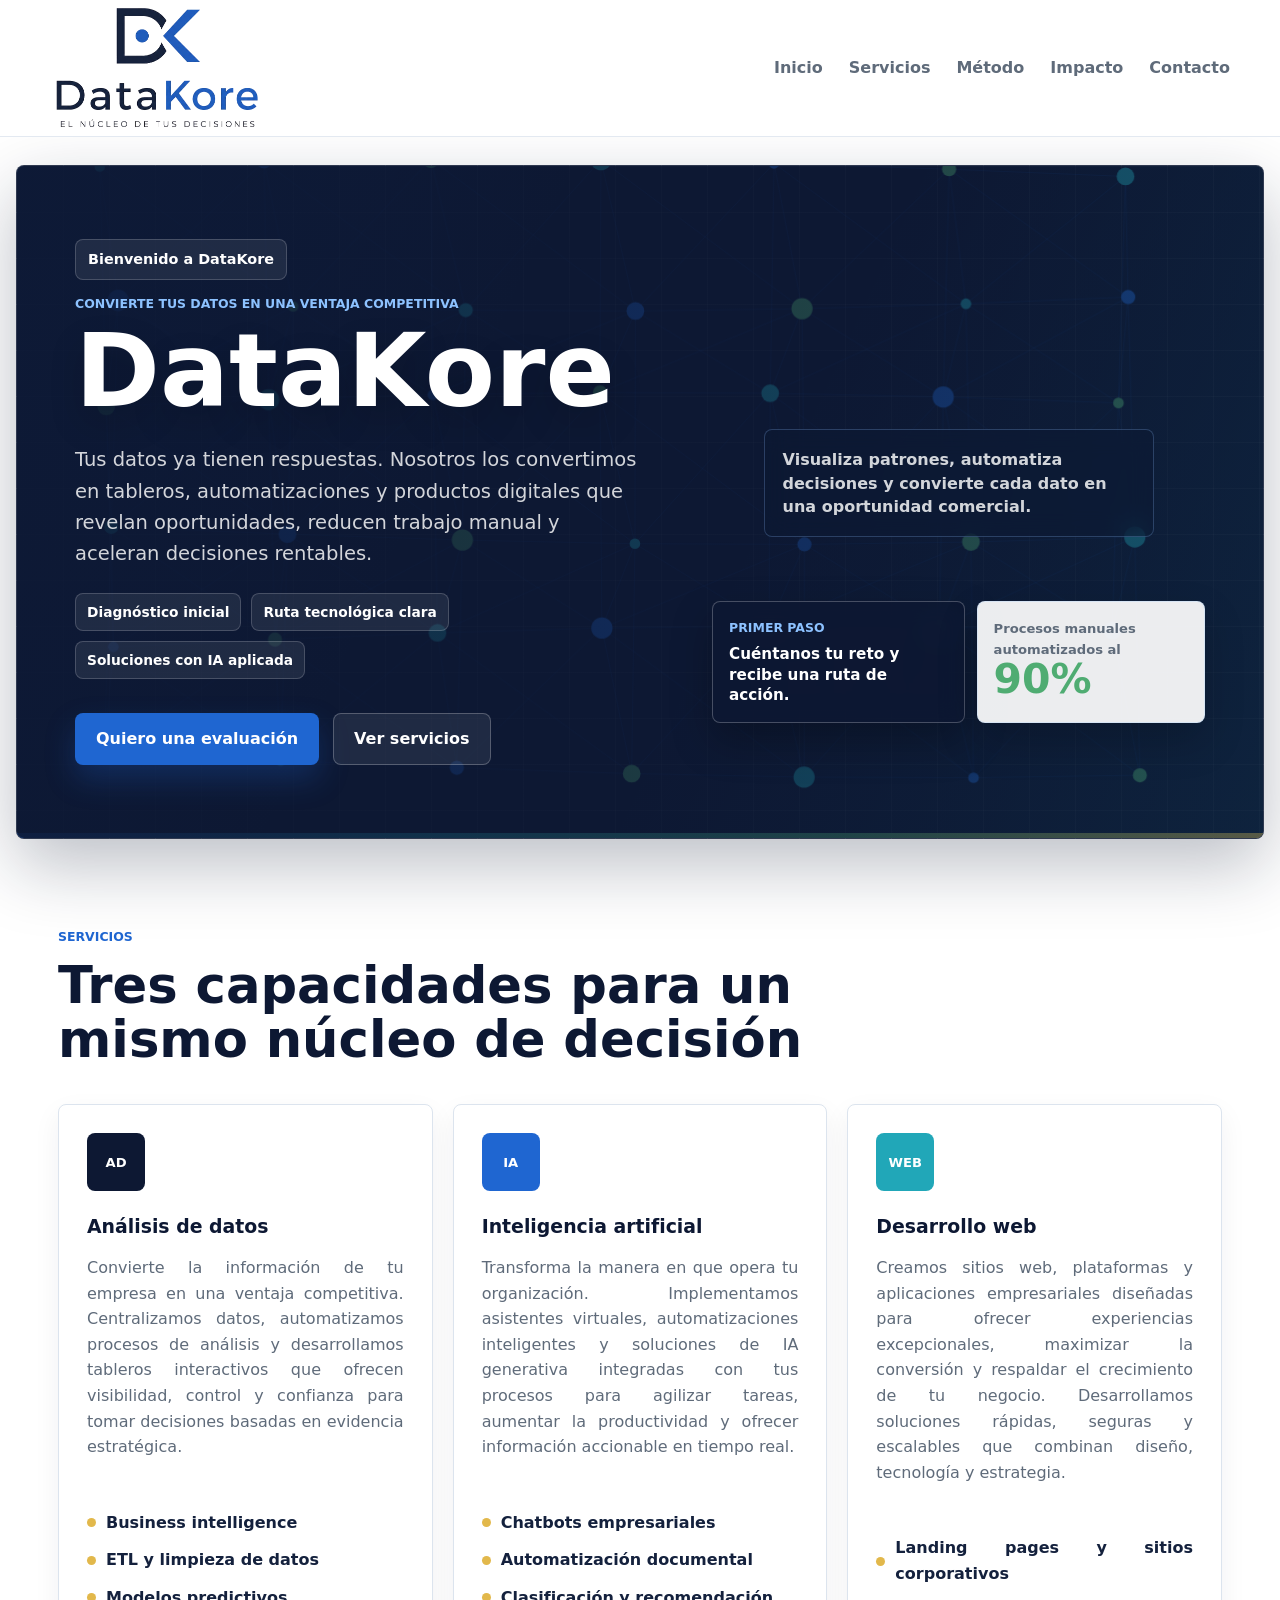
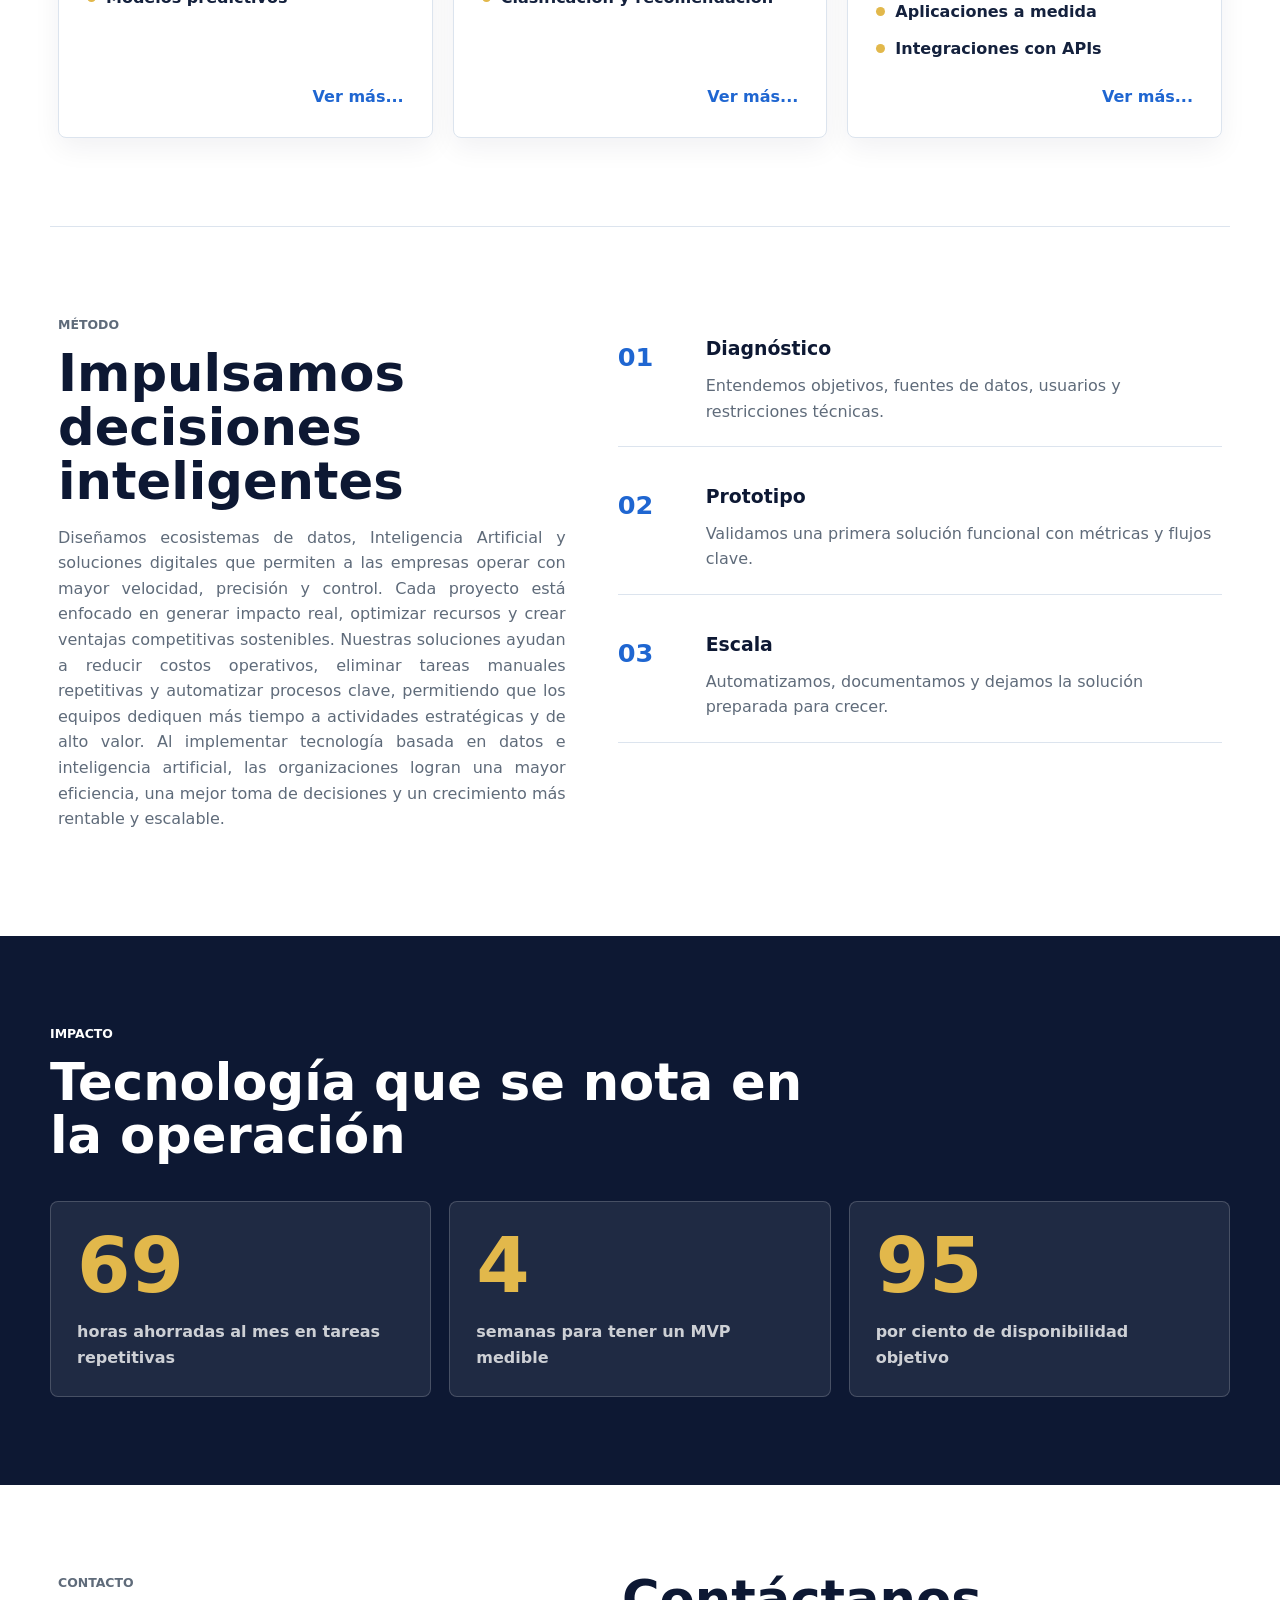
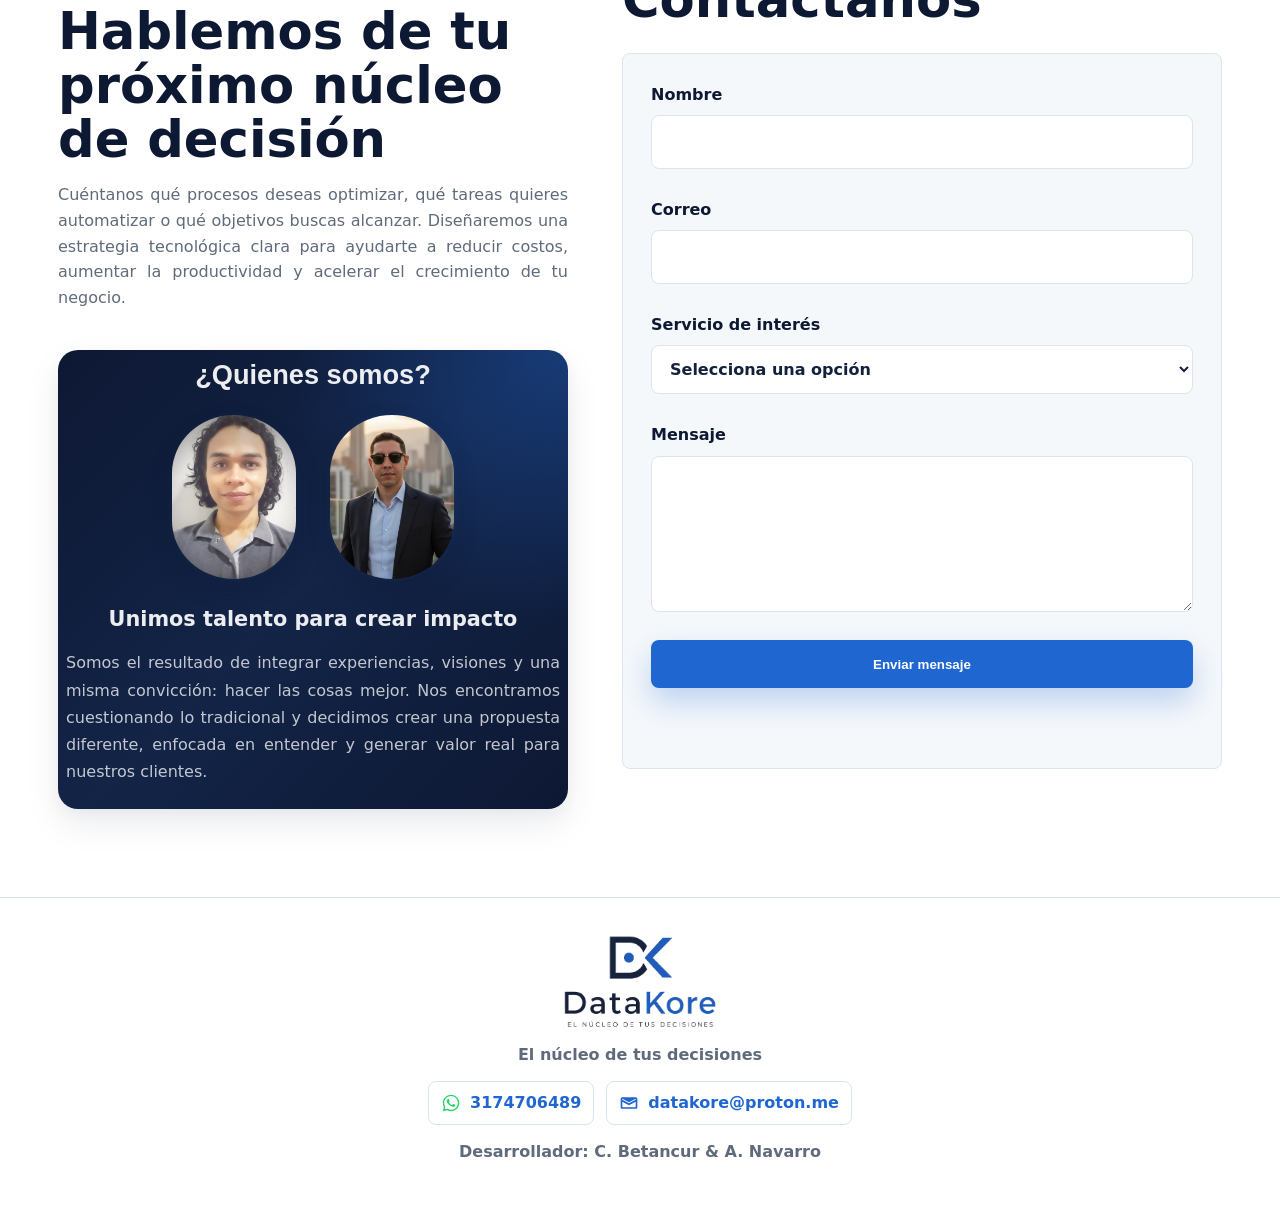
<file: index.html>
<!DOCTYPE html>
<html lang="es">
  <head>
    <meta charset="UTF-8" />
    <meta name="viewport" content="width=device-width, initial-scale=1.0" />
    <meta
      name="description"
      content="DataKore ofrece análisis de datos, desarrollo web e inteligencia artificial para convertir información en decisiones de negocio."
    />
    <title>DataKore</title>
    <link rel="icon" href="favicon.ico" sizes="any" />
    <link rel="icon" type="image/png" href="favicon.png" />
    <link rel="stylesheet" href="styles.css" />
  </head>
  <body>
    <header class="site-header" id="top">
      <nav class="nav" aria-label="Navegación principal">
        <a class="brand" href="#top" aria-label="DataKore inicio">
          <img src="datakore-logo-transparent.png" alt="DataKore" />
        </a>

        <button class="nav-toggle" type="button" aria-label="Abrir menú" aria-expanded="false">
          <span></span>
          <span></span>
          <span></span>
        </button>

        <div class="nav-links" data-nav-links>
          <a href="#top">Inicio</a>
          <a href="#servicios">Servicios</a>
          <a href="#metodo">Método</a>
          <a href="#impacto">Impacto</a>
          <a href="#contacto">Contacto</a>
        </div>
      </nav>
    </header>

    <main>
      <section class="hero" aria-labelledby="hero-title">
        <canvas id="dataCanvas" width="560" height="380" aria-hidden="true"></canvas>
        <div class="hero-content">
          <p class="welcome-line">Bienvenido a DataKore</p>
          <p class="eyebrow">Convierte tus datos en una ventaja competitiva</p>
          <h1 id="hero-title">DataKore</h1>
          <p class="hero-copy">
            Tus datos ya tienen respuestas. Nosotros los convertimos en tableros,
            automatizaciones y productos digitales que revelan oportunidades, reducen
            trabajo manual y aceleran decisiones rentables.
          </p>
          <div class="hero-benefits" aria-label="Beneficios principales">
            <span>Diagnóstico inicial</span>
            <span>Ruta tecnológica clara</span>
            <span>Soluciones con IA aplicada</span>
          </div>
          <div class="hero-actions">
            <a class="btn primary" href="#contacto">Quiero una evaluación</a>
            <a class="btn secondary" href="#servicios">Ver servicios</a>
          </div>
        </div>

        <div class="hero-visual" aria-label="Visualización dinámica de datos">
          <p class="hero-insight">
            Visualiza patrones, automatiza decisiones y convierte cada dato en una oportunidad comercial.
          </p>
          <div class="visual-cards" aria-label="Resumen de acción e impacto">
            <div class="lead-panel">
              <span>Primer paso</span>
              <strong>Cuéntanos tu reto y recibe una ruta de acción.</strong>
            </div>
            <div class="metric-panel">
              <span class="metric-label">Procesos manuales automatizados al</span>
              <strong class="metric-value">
                <span class="metric-number">90%</span>
              </strong>
            </div>
          </div>
        </div>
      </section>

      <section class="services section" id="servicios" aria-labelledby="services-title">
        <div class="section-heading">
          <p class="eyebrow">Servicios</p>
          <h2 id="services-title">Tres capacidades para un mismo núcleo de decisión</h2>
        </div>

        <div class="service-grid">
          <article class="service-card">
            <span class="service-icon">AD</span>
            <h3>Análisis de datos</h3>
            <p>
              Convierte la información de tu empresa en una ventaja competitiva. 
              Centralizamos datos, automatizamos procesos de análisis y desarrollamos 
              tableros interactivos que ofrecen visibilidad, control y confianza para 
              tomar decisiones basadas en evidencia estratégica.
            </p>
            <ul>
              <li>Business intelligence</li>
              <li>ETL y limpieza de datos</li>
              <li>Modelos predictivos</li>
            </ul>
            <a class="service-more" href="data-analysis.html">Ver más...</a>
          </article>

          <article class="service-card">
            <span class="service-icon">IA</span>
            <h3>Inteligencia artificial</h3>
            <p>
              Transforma la manera en que opera tu organización. Implementamos asistentes 
              virtuales, automatizaciones inteligentes y soluciones de IA generativa integradas 
              con tus procesos para agilizar tareas, aumentar la productividad y ofrecer información 
              accionable en tiempo real.

            </p>
            <ul>
              <li>Chatbots empresariales</li>
              <li>Automatización documental</li>
              <li>Clasificación y recomendación</li>
            </ul>
            <a class="service-more" href="ai-agent.html">Ver más...</a>
          </article>

          <article class="service-card">
            <span class="service-icon">WEB</span>
            <h3>Desarrollo web</h3>
            <p>
              Creamos sitios web, plataformas y aplicaciones empresariales diseñadas para ofrecer experiencias 
              excepcionales, maximizar la conversión y respaldar el crecimiento de tu negocio. Desarrollamos 
              soluciones rápidas, seguras y escalables que combinan diseño, tecnología y estrategia.
            </p>
            <ul>
              <li>Landing pages y sitios corporativos</li>
              <li>Aplicaciones a medida</li>
              <li>Integraciones con APIs</li>
            </ul>
            <a class="service-more" href="web-development.html">Ver más...</a>
          </article>
        </div>
      </section>

      <section class="method section" id="metodo" aria-labelledby="method-title">
        <div class="method-copy">
          <p class="eyebrow">Método</p>
          <h2 id="method-title">Impulsamos decisiones inteligentes</h2>
          <p>
            Diseñamos ecosistemas de datos, Inteligencia Artificial y soluciones digitales que 
            permiten a las empresas operar con mayor velocidad, precisión y control. Cada proyecto 
            está enfocado en generar impacto real, optimizar recursos y crear ventajas competitivas 
            sostenibles. Nuestras soluciones ayudan a reducir costos operativos, eliminar tareas 
            manuales repetitivas y automatizar procesos clave, permitiendo que los equipos dediquen 
            más tiempo a actividades estratégicas y de alto valor. Al implementar tecnología basada 
            en datos e inteligencia artificial, las organizaciones logran una mayor eficiencia, una 
            mejor toma de decisiones y un crecimiento más rentable y escalable.
          </p>
        </div>

        <div class="timeline">
          <article>
            <span>01</span>
            <h3>Diagnóstico</h3>
            <p>Entendemos objetivos, fuentes de datos, usuarios y restricciones técnicas.</p>
          </article>
          <article>
            <span>02</span>
            <h3>Prototipo</h3>
            <p>Validamos una primera solución funcional con métricas y flujos clave.</p>
          </article>
          <article>
            <span>03</span>
            <h3>Escala</h3>
            <p>Automatizamos, documentamos y dejamos la solución preparada para crecer.</p>
          </article>
        </div>
      </section>

      <section class="impact section" id="impacto" aria-labelledby="impact-title">
        <div class="section-heading">
          <p class="eyebrow">Impacto</p>
          <h2 id="impact-title">Tecnología que se nota en la operación</h2>
        </div>

        <div class="impact-grid">
          <article>
            <strong data-count="72">0</strong>
            <span>horas ahorradas al mes en tareas repetitivas</span>
          </article>
          <article>
            <strong data-count="4">0</strong>
            <span>semanas para tener un MVP medible</span>
          </article>
          <article>
            <strong data-count="99">0</strong>
            <span>por ciento de disponibilidad objetivo</span>
          </article>
        </div>
      </section>

      <section class="contact section" id="contacto" aria-labelledby="contact-title">
        <div class="contact-copy">
          <p class="eyebrow">Contacto</p>
          <h2 id="contact-title">Hablemos de tu próximo núcleo de decisión</h2>
          <p>
            Cuéntanos qué procesos deseas optimizar, qué tareas quieres automatizar 
            o qué objetivos buscas alcanzar. Diseñaremos una estrategia tecnológica 
            clara para ayudarte a reducir costos, aumentar la productividad y acelerar 
            el crecimiento de tu negocio.
          </p>
        <div class="founder-card">

          <!-- HEADER -->
          <div class="team-header">
            <button class="team-title-btn" onclick="showProfile('general')">
              ¿Quienes somos?
            </button>
          </div>

          <!-- FOTOS -->
          <div class="founder-selector">

            <img
              src="foto.jpeg"
              class="founder-photo"
              data-user="carlos"
              onclick="showProfile('carlos')"
              alt="Carlos Betancur"
            />

            <img
              src="foto_alex.png"
              class="founder-photo"
              data-user="alex"
              onclick="showProfile('alex')"
              alt="Alex"
            />

          </div>

          <!-- CONTENIDO -->
          <div class="profile-container">

            <div class="profile-face active" id="general">
              <h3>Unimos talento para crear impacto</h3>
              <p>
                Somos el resultado de integrar experiencias, visiones y una misma convicción: hacer las cosas mejor. 
                Nos encontramos cuestionando lo tradicional y decidimos crear una propuesta diferente, 
                enfocada en entender y generar valor real para nuestros clientes.
              </p>
            </div>

            <div class="profile-face" id="carlos">
              <h3>Carlos Betancur</h3>
              <p>
                Especialista en datos con más de 5 años de experiencia en analítica, automatización e inteligencia 
                artificial, creando soluciones que convierten la información en decisiones estratégicas y generan 
                valor real para las compañías.
              </p>
            </div>

            <div class="profile-face" id="alex">
              <h3>Alexander Navarro</h3>
              <p>
                Administrador de empresas y Magíster en estrategias comerciales apasionado por la tecnología, 
                enfocado en integrar visión de negocio e innovación digital para desarrollar soluciones que generen valor, 
                eficiencia y crecimiento sostenible en las organizaciones.
              </p>
            </div>

          </div>

        </div>
    </div>
      <section>
        <h2 id="contact-title-two">Contáctanos</h2><br>
        <form class="contact-form" id="contactForm" novalidate>
          <label>
            Nombre
            <input type="text" name="name" autocomplete="name" required />
          </label>
          <label>
            Correo
            <input type="email" name="email" autocomplete="email" required />
          </label>
          <label>
            Servicio de interés
            <select name="service" required>
              <option value="">Selecciona una opción</option>
              <option>Análisis de datos</option>
              <option>Desarrollo web</option>
              <option>Inteligencia artificial</option>
              <option>Solución integral</option>
            </select>
          </label>
          <label>
            Mensaje
            <textarea name="message" rows="5" required></textarea>
          </label>
          <button class="btn primary" type="submit">Enviar mensaje</button>
          <p class="form-status" role="status" aria-live="polite"></p>
        </form>
      </section>
    </main>

    <footer class="footer">
      <img src="datakore-logo-transparent.png" alt="DataKore" />
      <p>El núcleo de tus decisiones</p>
      <div class="footer-contact" aria-label="Datos de contacto">
        <a href="https://wa.me/573174706489" target="_blank" rel="noopener">
          <svg viewBox="0 0 24 24" aria-hidden="true">
            <path d="M12.04 2C6.58 2 2.13 6.45 2.13 11.91c0 1.75.46 3.45 1.33 4.95L2 22l5.28-1.39a9.88 9.88 0 0 0 4.76 1.21h.01c5.46 0 9.91-4.45 9.91-9.91S17.5 2 12.04 2Zm0 18.14h-.01a8.2 8.2 0 0 1-4.18-1.14l-.3-.18-3.13.82.84-3.05-.2-.31a8.15 8.15 0 0 1-1.25-4.36c0-4.53 3.69-8.22 8.23-8.22 2.2 0 4.26.86 5.81 2.41a8.17 8.17 0 0 1 2.41 5.81c0 4.53-3.69 8.22-8.22 8.22Zm4.51-6.15c-.25-.12-1.46-.72-1.69-.8-.23-.08-.4-.12-.57.12-.17.25-.65.8-.8.97-.15.17-.29.19-.54.06-.25-.12-1.04-.38-1.98-1.22-.73-.65-1.23-1.46-1.37-1.7-.14-.25-.02-.38.11-.5.11-.11.25-.29.37-.43.12-.14.17-.25.25-.41.08-.17.04-.31-.02-.43-.06-.12-.57-1.37-.78-1.88-.2-.49-.41-.42-.57-.43h-.49c-.17 0-.43.06-.66.31-.23.25-.87.85-.87 2.07s.89 2.4 1.02 2.57c.12.17 1.75 2.67 4.24 3.74.59.26 1.05.41 1.41.52.59.19 1.13.16 1.56.1.48-.07 1.46-.6 1.67-1.18.21-.58.21-1.08.14-1.18-.06-.1-.23-.16-.48-.28Z" />
          </svg>
          3174706489
        </a>
        <a href="mailto:datakore@proton.me">
          <svg viewBox="0 0 24 24" aria-hidden="true">
            <path d="M4 5h16c1.1 0 2 .9 2 2v10c0 1.1-.9 2-2 2H4c-1.1 0-2-.9-2-2V7c0-1.1.9-2 2-2Zm8 7.35L20 8.2V7l-8 4.15L4 7v1.2l8 4.15Zm0 2.25L4 10.45V17h16v-6.55l-8 4.15Z" />
          </svg>
          datakore@proton.me
        </a>
      </div>
      <p>Desarrollador: C. Betancur & A. Navarro</p>
    </footer>

    <script src="script.js"></script>
  </body>
</html>
</file>
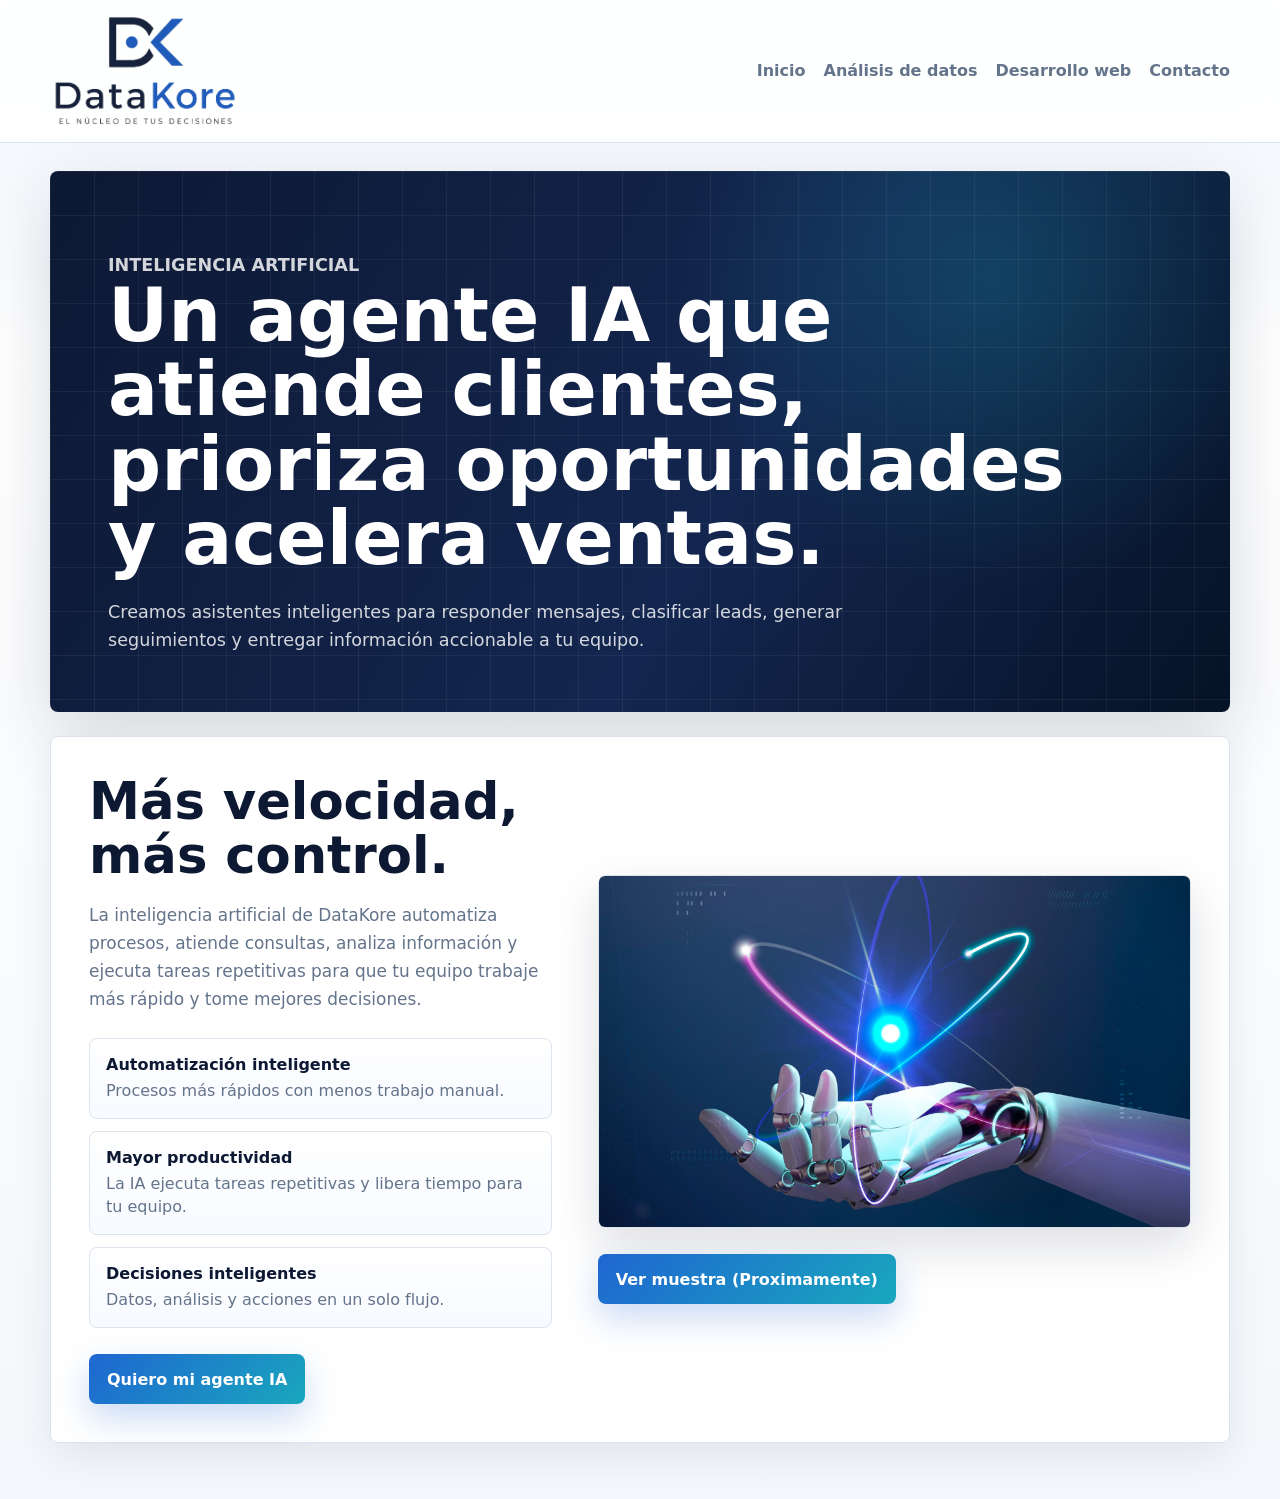
<file: ai-agent.html>
<!DOCTYPE html>
<html lang="es">
  <head>
    <meta charset="UTF-8" />
    <meta name="viewport" content="width=device-width, initial-scale=1.0" />
    <title>DataKore</title>
    <link rel="icon" href="favicon.ico" sizes="any" />
    <link rel="icon" type="image/png" href="favicon.png" />
    <link rel="stylesheet" href="service-page.css" />
  </head>
  <body>
    <header class="page-header">
      <a class="brand" href="index.html"><img src="datakore-logo-transparent.png" alt="DataKore" /></a>
      <nav>
        <a href="index.html">Inicio</a>
        <a href="data-analysis.html">Análisis de datos</a>
        <a href="web-development.html">Desarrollo web</a>
        <a href="index.html#contacto">Contacto</a>
      </nav>
    </header>
    <main class="service-page">
      <section class="service-hero">
        <p class="eyebrow">Inteligencia artificial</p>
        <h1>Un agente IA que atiende clientes, prioriza oportunidades y acelera ventas.</h1>
        <p>
          Creamos asistentes inteligentes para responder mensajes, clasificar leads,
          generar seguimientos y entregar información accionable a tu equipo.
        </p>
      </section>
      <section class="service-content">
        <div class="copy">
          <h2>Más velocidad, más control.</h2>
          <p>
            La inteligencia artificial de DataKore automatiza procesos, atiende consultas, 
            analiza información y ejecuta tareas repetitivas para que tu equipo trabaje más rápido y tome mejores decisiones.
          </p>
          <div class="gain-grid">
            <article><strong>Automatización inteligente</strong><span>Procesos más rápidos con menos trabajo manual.</span></article>
            <article><strong>Mayor productividad</strong><span>La IA ejecuta tareas repetitivas y libera tiempo para tu equipo.</span></article>
            <article><strong>Decisiones inteligentes</strong><span>Datos, análisis y acciones en un solo flujo.</span></article>
          </div>
          <a class="cta" href="index.html#contacto">Quiero mi agente IA</a>
        </div>
        <div class="media-block">

          <div class="image-frame">
            <img
              src="portada_IA.png"
              alt="Portada IA"
            />
          </div>

          <div class="btn-muestra">
            <a
              class="cta image-cta"

              target="_blank"
              rel="noopener noreferrer"
            >
              Ver muestra (Proximamente)
            </a>
          </div>

        </div>
      </section>
    </main>
  </body>
</html>
</file>
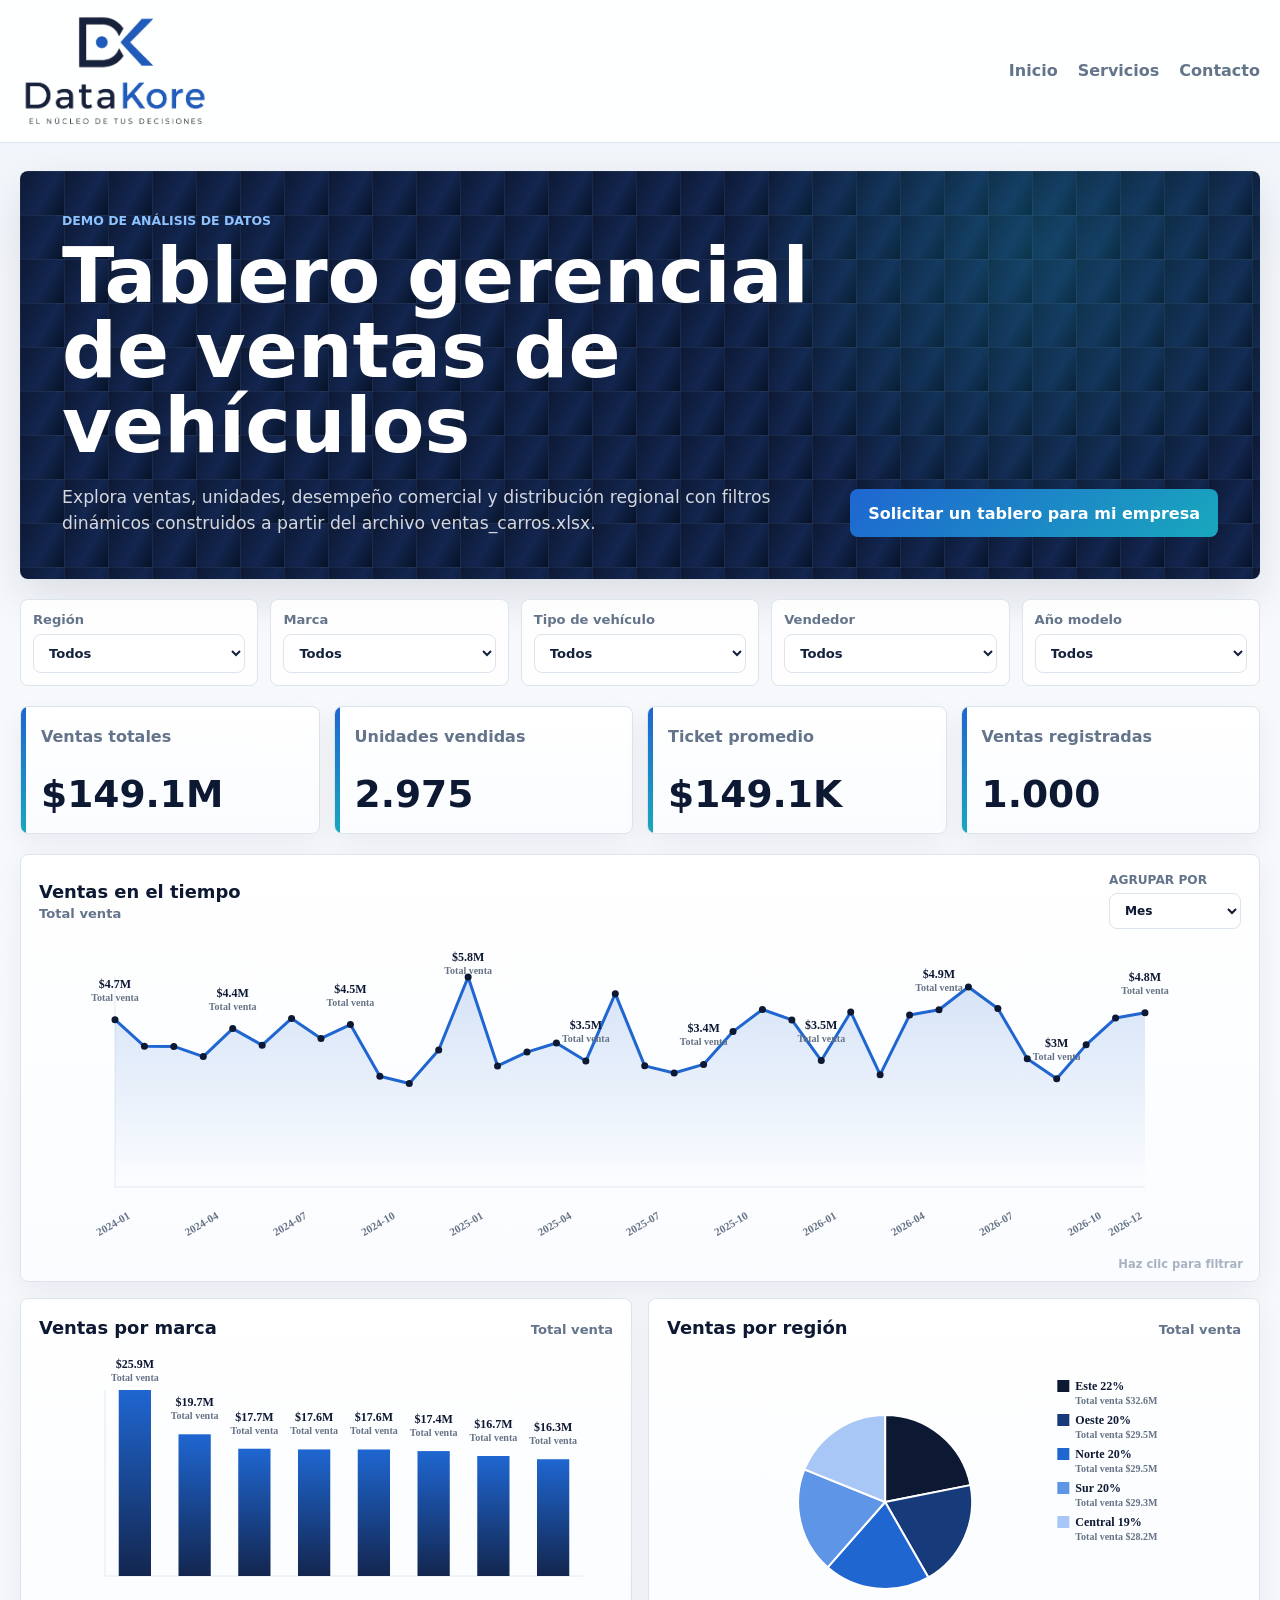
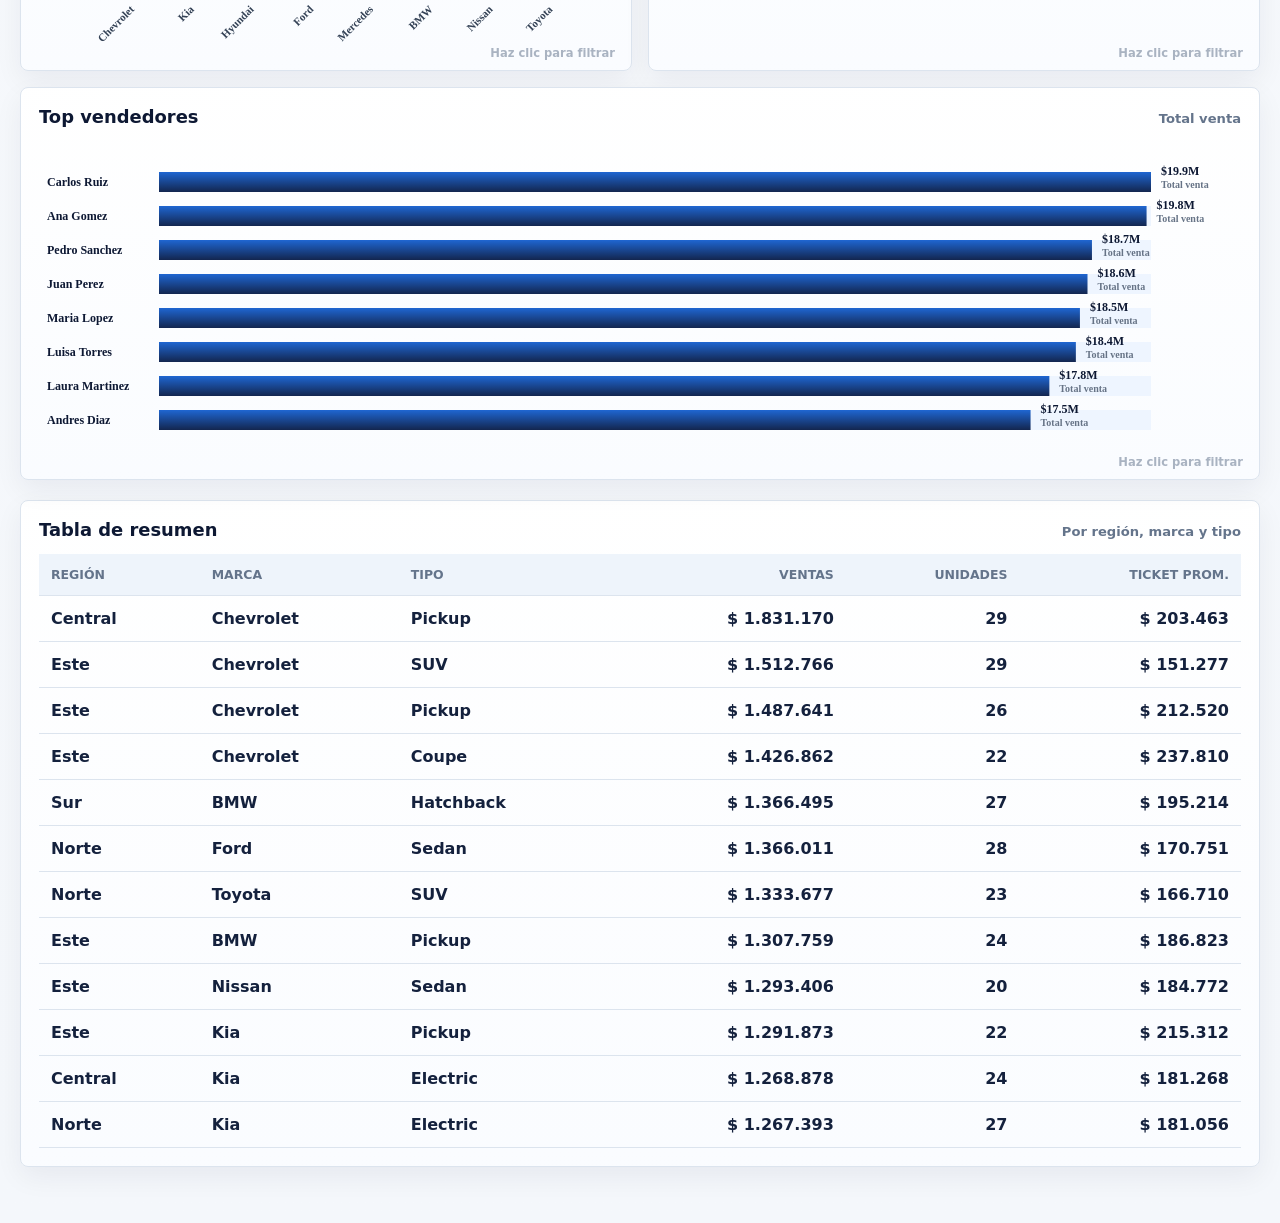
<file: dashboard.html>
<!DOCTYPE html>
<html lang="es">
  <head>
    <meta charset="UTF-8" />
    <meta name="viewport" content="width=device-width, initial-scale=1.0" />
    <title>DataKore | Tablero gerencial de ventas</title>
    <link rel="icon" href="favicon.ico" sizes="any" />
    <link rel="icon" type="image/png" href="favicon.png" />
    <link rel="stylesheet" href="dashboard.css" />
  </head>
  <body>
    <header class="dashboard-header">
      <a class="brand" href="index.html" aria-label="Volver a DataKore">
        <img src="datakore-logo-transparent.png" alt="DataKore" />
      </a>
      <nav>
        <a href="index.html">Inicio</a>
        <a href="index.html#servicios">Servicios</a>
        <a href="index.html#contacto">Contacto</a>
      </nav>
    </header>

    <main class="dashboard">
      <section class="dashboard-hero">
        <div>
          <p class="eyebrow">Demo de análisis de datos</p>
          <h1>Tablero gerencial de ventas de vehículos</h1>
          <p>
            Explora ventas, unidades, desempeño comercial y distribución regional con
            filtros dinámicos construidos a partir del archivo ventas_carros.xlsx.
          </p>
        </div>
        <a class="whatsapp-cta" href="https://wa.me/573207712588" target="_blank" rel="noopener">
          Solicitar un tablero para mi empresa
        </a>
      </section>

      <section class="filters" aria-label="Filtros del tablero">
        <label>
          Región
          <select id="filterRegion"></select>
        </label>
        <label>
          Marca
          <select id="filterMarca"></select>
        </label>
        <label>
          Tipo de vehículo
          <select id="filterTipo"></select>
        </label>
        <label>
          Vendedor
          <select id="filterVendedor"></select>
        </label>
        <label>
          Año modelo
          <select id="filterModelo"></select>
        </label>
      </section>

      <section class="kpis" aria-label="Métricas principales">
        <article class="kpi-card">
          <span>Ventas totales</span>
          <strong id="kpiSales">$0</strong>
        </article>
        <article class="kpi-card">
          <span>Unidades vendidas</span>
          <strong id="kpiUnits">0</strong>
        </article>
        <article class="kpi-card">
          <span>Ticket promedio</span>
          <strong id="kpiTicket">$0</strong>
        </article>
        <article class="kpi-card">
          <span>Ventas registradas</span>
          <strong id="kpiOrders">0</strong>
        </article>
      </section>

      <section class="chart-grid" aria-label="Gráficos del tablero">
        <article class="chart-panel wide">
          <div class="panel-heading chart-heading-with-control">
            <div>
              <h2>Ventas en el tiempo</h2>
              <span>Total venta</span>
            </div>
            <label class="time-control">
              Agrupar por
              <select id="timeGrain">
                <option value="year">Año</option>
                <option value="month" selected>Mes</option>
                <option value="day">Día</option>
              </select>
            </label>
          </div>
          <canvas id="lineChart"></canvas>
        </article>

        <article class="chart-panel">
          <div class="panel-heading">
            <h2>Ventas por marca</h2>
            <span>Total venta</span>
          </div>
          <canvas id="brandChart"></canvas>
        </article>

        <article class="chart-panel">
          <div class="panel-heading">
            <h2>Ventas por región</h2>
            <span>Total venta</span>
          </div>
          <canvas id="pieChart"></canvas>
        </article>

        <article class="chart-panel wide">
          <div class="panel-heading">
            <h2>Top vendedores</h2>
            <span>Total venta</span>
          </div>
          <canvas id="sellerChart"></canvas>
        </article>
      </section>

      <section class="summary-panel">
        <div class="panel-heading">
          <h2>Tabla de resumen</h2>
          <span>Por región, marca y tipo</span>
        </div>
        <div class="table-wrap">
          <table>
            <thead>
              <tr>
                <th>Región</th>
                <th>Marca</th>
                <th>Tipo</th>
                <th>Ventas</th>
                <th>Unidades</th>
                <th>Ticket prom.</th>
              </tr>
            </thead>
            <tbody id="summaryBody"></tbody>
          </table>
        </div>
      </section>
    </main>

    <script src="dashboard-data.js"></script>
    <script src="dashboard.js"></script>
  </body>
</html>
</file>
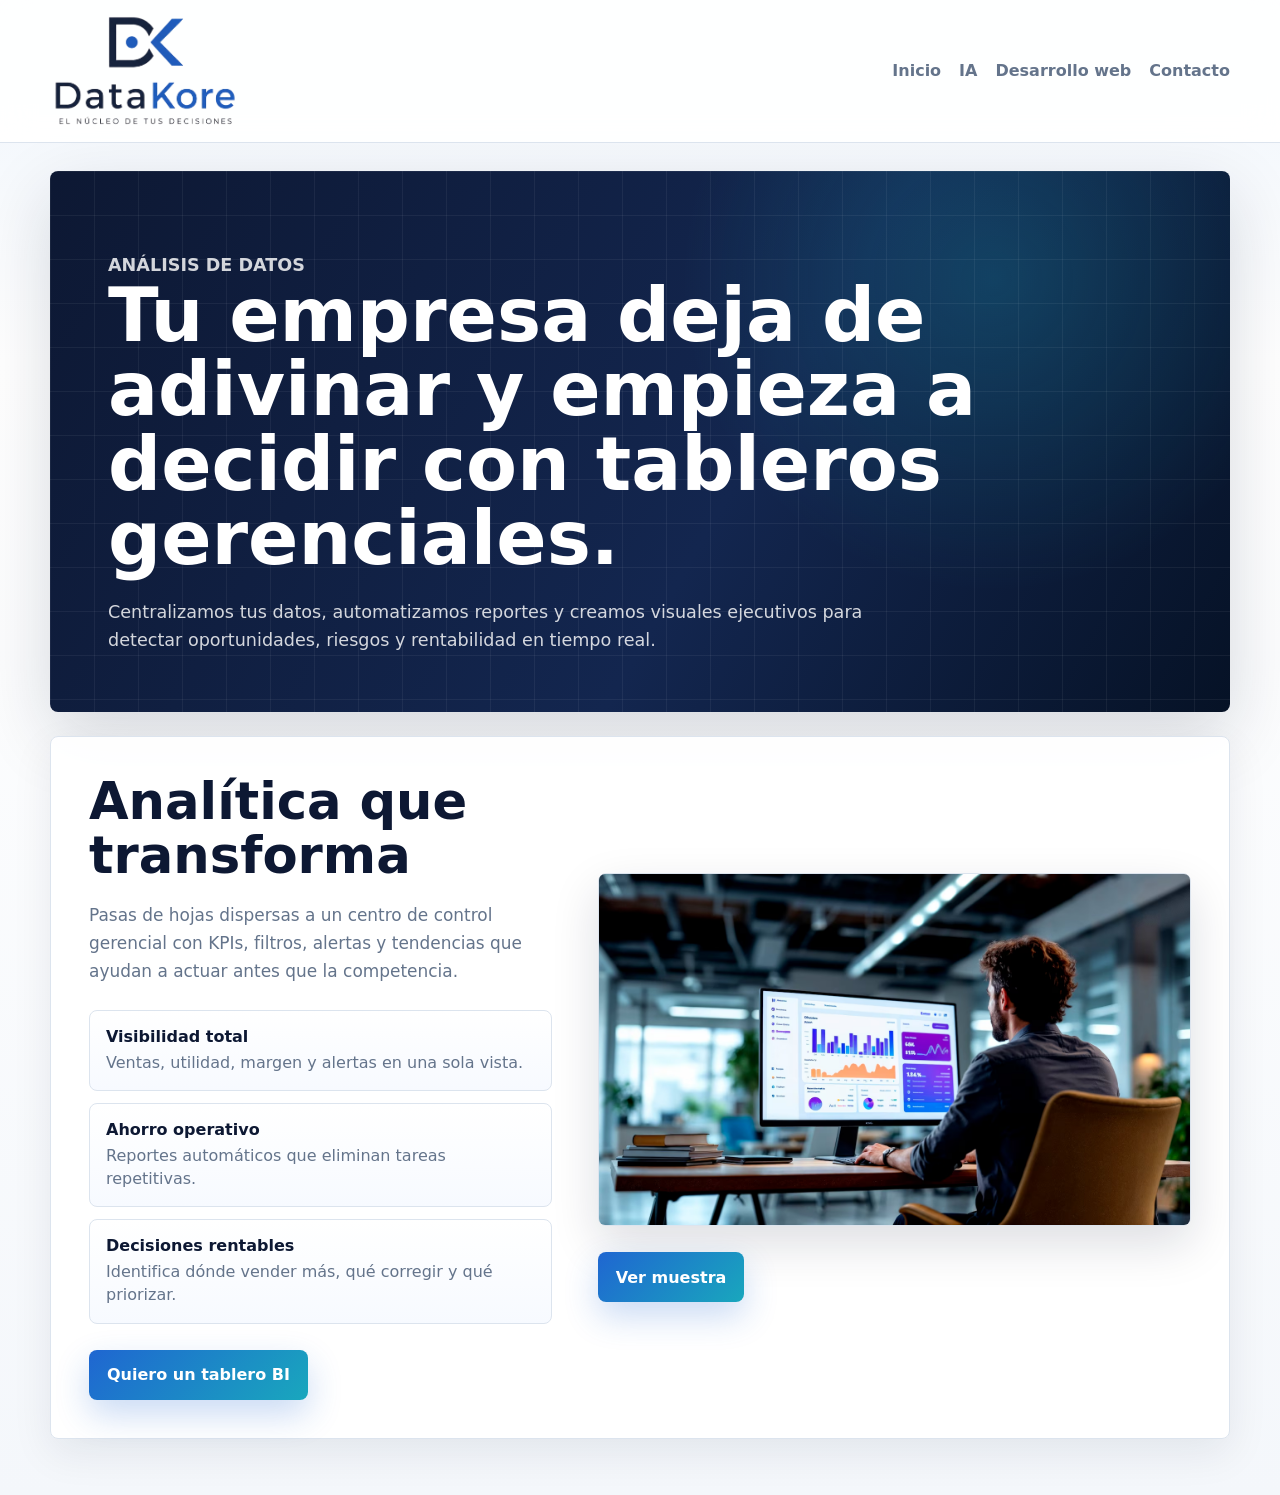
<file: data-analysis.html>
<!DOCTYPE html>
<html lang="es">
  <head>
    <meta charset="UTF-8" />
    <meta name="viewport" content="width=device-width, initial-scale=1.0" />
    <title>DataKore</title>

    <link rel="icon" href="favicon.ico" sizes="any" />
    <link rel="icon" type="image/png" href="favicon.png" />
    <link rel="stylesheet" href="service-page.css" />
  </head>

  <body>
    <header class="page-header">
      <a class="brand" href="index.html">
        <img src="datakore-logo-transparent.png" alt="DataKore" />
      </a>

      <nav>
        <a href="index.html">Inicio</a>
        <a href="ai-agent.html">IA</a>
        <a href="web-development.html">Desarrollo web</a>
        <a href="index.html#contacto">Contacto</a>
      </nav>
    </header>

    <main class="service-page">

      <section class="service-hero">
        <p class="eyebrow">Análisis de datos</p>
        <h1>
          Tu empresa deja de adivinar y empieza a decidir con tableros gerenciales.
        </h1>
        <p>
          Centralizamos tus datos, automatizamos reportes y creamos visuales ejecutivos para
          detectar oportunidades, riesgos y rentabilidad en tiempo real.
        </p>
      </section>

      <section class="service-content">

        <div class="copy">
          <h2>Analítica que transforma</h2>
          <p>
            Pasas de hojas dispersas a un centro de control gerencial con KPIs, filtros,
            alertas y tendencias que ayudan a actuar antes que la competencia.
          </p>

          <div class="gain-grid">
            <article>
              <strong>Visibilidad total</strong>
              <span>Ventas, utilidad, margen y alertas en una sola vista.</span>
            </article>

            <article>
              <strong>Ahorro operativo</strong>
              <span>Reportes automáticos que eliminan tareas repetitivas.</span>
            </article>

            <article>
              <strong>Decisiones rentables</strong>
              <span>Identifica dónde vender más, qué corregir y qué priorizar.</span>
            </article>
          </div>

          <a class="cta" href="index.html#contacto">Quiero un tablero BI</a>
        </div>

        <!-- BLOQUE DERECHO -->
        <div class="media-block">

          <div class="image-frame">
            <img
              src="dashboard_portada.png"
              alt="Dashboard gerencial DataKore con logo DK, métricas, filtros y alertas"
            />
          </div>

          <div class="btn-muestra">
            <a
              class="cta image-cta"
              href="https://datakoretech.github.io/dashboard/"
              target="_blank"
              rel="noopener noreferrer"
            >
              Ver muestra
            </a>
          </div>

        </div>

      </section>
    </main>
  </body>
</html>
</file>
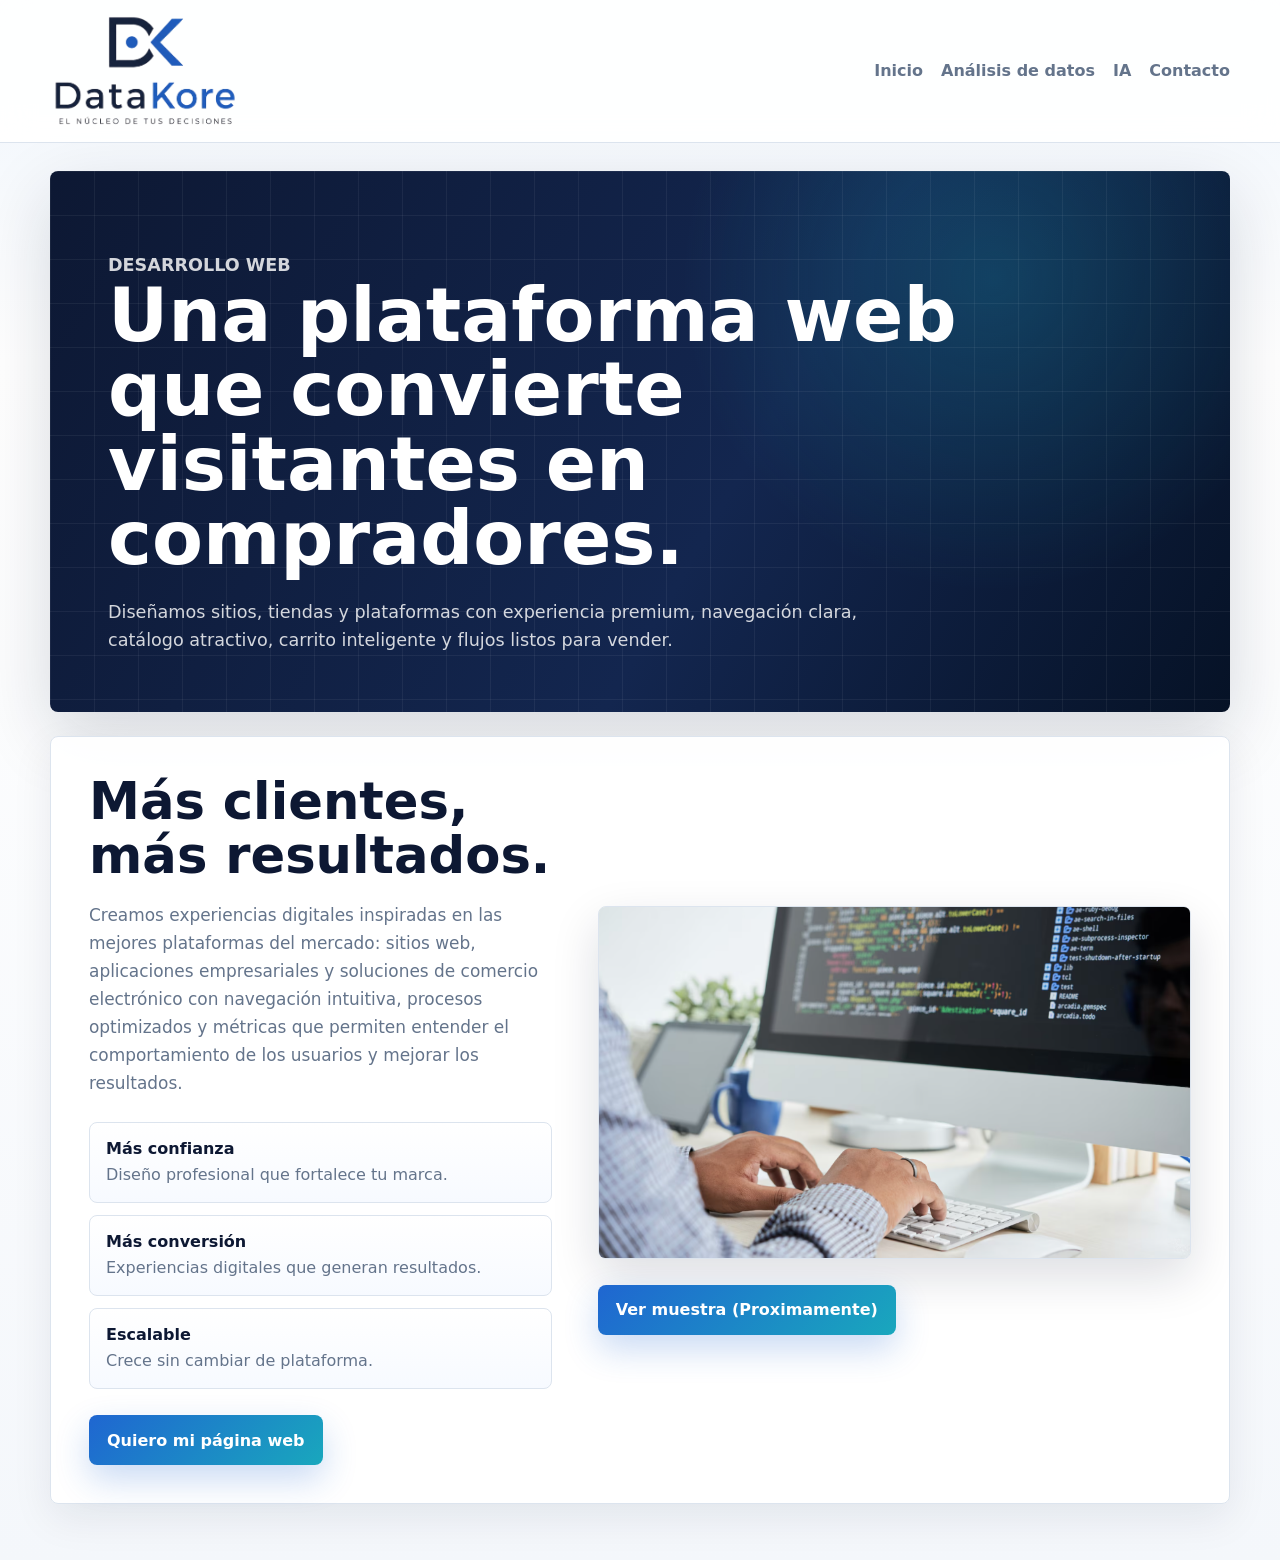
<file: web-development.html>
<!DOCTYPE html>
<html lang="es">
  <head>
    <meta charset="UTF-8" />
    <meta name="viewport" content="width=device-width, initial-scale=1.0" />
    <title>DataKore</title>
    <link rel="icon" href="favicon.ico" sizes="any" />
    <link rel="icon" type="image/png" href="favicon.png" />
    <link rel="stylesheet" href="service-page.css" />
  </head>
  <body>
    <header class="page-header">
      <a class="brand" href="index.html"><img src="datakore-logo-transparent.png" alt="DataKore" /></a>
      <nav>
        <a href="index.html">Inicio</a>
        <a href="data-analysis.html">Análisis de datos</a>
        <a href="ai-agent.html">IA</a>
        <a href="index.html#contacto">Contacto</a>
      </nav>
    </header>
    <main class="service-page">
      <section class="service-hero">
        <p class="eyebrow">Desarrollo web</p>
        <h1>Una plataforma web que convierte visitantes en compradores.</h1>
        <p>
          Diseñamos sitios, tiendas y plataformas con experiencia premium, navegación clara,
          catálogo atractivo, carrito inteligente y flujos listos para vender.
        </p>
      </section>
      <section class="service-content">
        <div class="copy">
          <h2>Más clientes, más resultados.</h2>
          <p>
            Creamos experiencias digitales inspiradas en las mejores plataformas del mercado: sitios web, 
            aplicaciones empresariales y soluciones de comercio electrónico con navegación intuitiva, 
            procesos optimizados y métricas que permiten entender el comportamiento de los usuarios y mejorar los resultados.
          </p>
          <div class="gain-grid">
            <article><strong>Más confianza</strong><span>Diseño profesional que fortalece tu marca.</span></article>
            <article><strong>Más conversión</strong><span>Experiencias digitales que generan resultados.</span></article>
            <article><strong>Escalable</strong><span>Crece sin cambiar de plataforma.</span></article>
          </div>
          <a class="cta" href="index.html#contacto">Quiero mi página web</a>
        </div>
        <div class="media-block">

          <div class="image-frame">
            <img
              src="portada_web.png"
              alt="Portada desarrollo web"
            />
          </div>

          <div class="btn-muestra">
            <a
              class="cta image-cta"
              
              target="_blank"
              rel="noopener noreferrer"
            >
              Ver muestra (Proximamente)
            </a>
          </div>

        </div>
      </section>
    </main>
  </body>
</html>
</file>
<file: styles.css>
:root {
  --navy: #0d1833;
  --blue: #1f66d1;
  --cyan: #21a7b8;
  --green: #4fac72;
  --amber: #e2b84b;
  --ink: #14213d;
  --muted: #5f6b7a;
  --line: #dce4ee;
  --surface: #ffffff;
  --soft: #f5f8fb;
  --shadow: 0 20px 55px rgba(13, 24, 51, 0.14);
}

* {
  box-sizing: border-box;
}

html {
  scroll-behavior: smooth;
}

body {
  margin: 0;
  color: var(--ink);
  background: var(--surface);
  font-family: Inter, "Segoe UI", system-ui, -apple-system, BlinkMacSystemFont, sans-serif;
  line-height: 1.6;
}

img {
  max-width: 100%;
  display: block;
}

a {
  color: inherit;
  text-decoration: none;
}

.site-header {
  position: sticky;
  top: 0;
  z-index: 20;
  background: rgba(255, 255, 255, 0.88);
  border-bottom: 1px solid rgba(220, 228, 238, 0.8);
  backdrop-filter: blur(18px);
}

.nav {
  width: min(1180px, calc(100% - 32px));
  height: 136px;
  margin: 0 auto;
  display: flex;
  align-items: center;
  justify-content: space-between;
  gap: 24px;
}

.brand img {
  width: 214px;
}

.nav-links {
  display: flex;
  align-items: center;
  gap: 26px;
  color: var(--muted);
  font-weight: 650;
}

.nav-links a {
  position: relative;
  padding: 8px 0;
}

.nav-links a::after {
  content: "";
  position: absolute;
  left: 0;
  bottom: 2px;
  width: 100%;
  height: 2px;
  transform: scaleX(0);
  transform-origin: right;
  background: var(--blue);
  transition: transform 180ms ease;
}

.nav-links a:hover,
.nav-links a:focus-visible {
  color: var(--navy);
}

.nav-links a:hover::after,
.nav-links a:focus-visible::after {
  transform: scaleX(1);
  transform-origin: left;
}

.nav-toggle {
  width: 44px;
  height: 44px;
  display: none;
  place-items: center;
  border: 1px solid var(--line);
  border-radius: 8px;
  background: var(--surface);
  cursor: pointer;
}

.nav-toggle span {
  width: 20px;
  height: 2px;
  display: block;
  margin: 3px 0;
  background: var(--navy);
  transition: transform 180ms ease, opacity 180ms ease;
}

.hero {
  min-height: calc(90vh - 136px);
  width: min(1280px, calc(100% - 32px));
  margin: 28px auto 0;
  padding: clamp(32px, 5vw, 58px);
  display: grid;
  grid-template-columns: minmax(0, 1fr) minmax(360px, 0.86fr);
  align-items: center;
  gap: clamp(32px, 5vw, 64px);
  position: relative;
  overflow: hidden;
  border: 1px solid rgba(255, 255, 255, 0.14);
  border-radius: 8px;
  background:
    linear-gradient(90deg, rgba(255, 255, 255, 0.055) 1px, transparent 1px),
    linear-gradient(180deg, rgba(255, 255, 255, 0.055) 1px, transparent 1px),
    #0d1833;
  background-size: 46px 46px;
  box-shadow: 0 26px 70px rgba(13, 24, 51, 0.28);
  animation: heroGrid 16s linear infinite;
}

.hero-content {
  position: relative;
  z-index: 3;
  max-width: 650px;
}

.hero::before {
  content: "";
  position: absolute;
  inset: 0;
  background:
    linear-gradient(90deg, rgba(13, 24, 51, 0.92), rgba(13, 24, 51, 0.78) 48%, rgba(13, 24, 51, 0.58)),
    linear-gradient(115deg, rgba(31, 102, 209, 0.24), transparent 36%),
    linear-gradient(295deg, rgba(25, 167, 189, 0.18), transparent 42%);
  pointer-events: none;
  z-index: 2;
}

.hero::after {
  content: "";
  position: absolute;
  inset: auto 0 0;
  height: 5px;
  background: linear-gradient(90deg, var(--blue), var(--cyan), var(--green), var(--amber));
}

@keyframes heroGrid {
  from {
    background-position: 0 0, 0 0, 0 0;
  }

  to {
    background-position: 92px 46px, 92px 46px, 0 0;
  }
}

.welcome-line {
  display: inline-flex;
  margin: 0 0 14px;
  padding: 8px 12px;
  border: 1px solid rgba(255, 255, 255, 0.18);
  border-radius: 8px;
  color: #ffffff;
  background: rgba(255, 255, 255, 0.08);
  font-size: 0.9rem;
  font-weight: 800;
}

.eyebrow {
  margin: 0 0 12px;
  color: var(--blue);
  font-size: 0.78rem;
  font-weight: 800;
  letter-spacing: 0;
  text-transform: uppercase;
}

.hero .eyebrow {
  color: #8dc2ff;
}

h1,
h2,
h3,
p {
  overflow-wrap: break-word;
}

h1 {
  margin: 0;
  color: var(--navy);
  font-size: clamp(3.6rem, 8vw, 7.4rem);
  line-height: 0.88;
  letter-spacing: 0;
  white-space: nowrap;
  overflow-wrap: normal;
  word-break: keep-all;
}

.hero h1 {
  color: #ffffff;
  text-shadow: 0 16px 35px rgba(0, 0, 0, 0.18);
}

h2 {
  margin: 0;
  color: var(--navy);
  font-size: clamp(2rem, 4vw, 3.35rem);
  line-height: 1.05;
  letter-spacing: 0;
}

h3 {
  margin: 0;
  color: var(--navy);
  font-size: 1.18rem;
  line-height: 1.25;
}

.hero-copy {
  max-width: 570px;
  margin: 28px 0 0;
  color: rgba(255, 255, 255, 0.82);
  font-size: clamp(1rem, 2vw, 1.22rem);
}

.hero-benefits {
  margin-top: 24px;
  display: flex;
  flex-wrap: wrap;
  gap: 10px;
}

.hero-benefits span {
  display: inline-flex;
  align-items: center;
  min-height: 34px;
  padding: 7px 11px;
  border: 1px solid rgba(255, 255, 255, 0.18);
  border-radius: 8px;
  color: #ffffff;
  background: rgba(255, 255, 255, 0.08);
  font-size: 0.86rem;
  font-weight: 800;
}

.hero-actions {
  margin-top: 34px;
  display: flex;
  flex-wrap: wrap;
  gap: 14px;
}

.btn {
  min-height: 48px;
  display: inline-flex;
  align-items: center;
  justify-content: center;
  padding: 12px 20px;
  border: 1px solid transparent;
  border-radius: 8px;
  font-weight: 800;
  cursor: pointer;
  transition: transform 180ms ease, box-shadow 180ms ease, border-color 180ms ease;
}

.btn:hover,
.btn:focus-visible {
  transform: translateY(-2px);
}

.btn.primary {
  color: #ffffff;
  background: var(--blue);
  box-shadow: 0 14px 30px rgba(31, 102, 209, 0.26);
}

.btn.secondary {
  color: var(--navy);
  background: var(--surface);
  border-color: var(--line);
}

.hero .btn.secondary {
  color: #ffffff;
  background: rgba(255, 255, 255, 0.08);
  border-color: rgba(255, 255, 255, 0.24);
}

.hero-visual {
  position: relative;
  min-height: 470px;
  align-content: end;
  isolation: isolate;
  z-index: 3;
}

.hero-visual::before {
  content: none;
}

.hero-logo {
  position: absolute;
  top: 26px;
  right: 0;
  width: min(60%, 340px);
  max-height: 230px;
  object-fit: contain;
  opacity: 0.88;
  filter: drop-shadow(0 18px 36px rgba(0, 0, 0, 0.28));
  z-index: 2;
}

#dataCanvas {
  position: absolute;
  inset: 0;
  width: 100%;
  height: 100%;
  transform: none;
  pointer-events: none;
  z-index: 1;
}

.hero-insight {
  max-width: 390px;
  margin: 0px auto 200px auto;
  padding: 18px;
  border: 1px solid rgba(141, 194, 255, 0.24);
  border-radius: 8px;
  color: rgba(255, 255, 255, 0.82);
  background: rgba(13, 24, 51, 0.46);
  backdrop-filter: blur(12px);
  font-weight: 750;
  line-height: 1.45;
  position: relative;
  z-index: 3;
}

.visual-cards {
  position: absolute;
  left: 0;
  right: 0;
  bottom: 34px;
  display: grid;
  grid-template-columns: minmax(0, 1.05fr) minmax(170px, 0.95fr);
  gap: 12px;
  align-items: stretch;
  z-index: 3;
}

.metric-panel {
  min-width: 0;
  padding: 16px;
  border: 1px solid rgba(141, 194, 255, 0.22);
  border-radius: 8px;
  background: rgba(255, 255, 255, 0.92);
  box-shadow: 0 18px 40px rgba(0, 0, 0, 0.18);
  overflow: hidden;
  position: relative;
  top: 20px;
}

.lead-panel {
  min-width: 0;
  padding: 16px;
  border: 1px solid rgba(255, 255, 255, 0.24);
  border-radius: 8px;
  color: #ffffff;
  background: rgba(13, 24, 51, 0.86);
  box-shadow: 0 18px 40px rgba(0, 0, 0, 0.26);
  backdrop-filter: blur(12px);
  overflow: hidden;
  position: relative;
  top: 20px; 
}

.lead-panel span {
  display: block;
  color: #8dc2ff;
  font-size: 0.78rem;
  font-weight: 900;
  text-transform: uppercase;
}

.lead-panel strong {
  display: block;
  margin-top: 6px;
  font-size: 0.95rem;
  line-height: 1.35;
  overflow-wrap: break-word;
}

.metric-label {
  display: block;
  color: var(--muted);
  font-size: 0.82rem;
  font-weight: 700;
}

.metric-value {
  display: grid;
  gap: 2px;
  color: var(--muted);
  font-size: 1.08rem;
  line-height: 1.12;
  overflow-wrap: normal;
  min-width: 0;
}

.metric-number {
  color: var(--green);
  font-size: clamp(2rem, 3.2vw, 2.65rem);
  line-height: 0.95;
}

.section {
  width: min(1180px, calc(100% - 32px));
  margin: 0 auto;
  padding: 88px 8px;
  scroll-margin-top: 64px;
}

.section-heading {
  max-width: 760px;
  margin-bottom: 38px;
}

.service-grid {
  display: grid;
  grid-template-columns: repeat(3, minmax(0, 1fr));
  gap: 20px;
}

.service-card {
  min-height: 390px;
  padding: 28px;
  border: 1px solid var(--line);
  border-radius: 8px;
  background: var(--surface);
  box-shadow: 0 10px 28px rgba(13, 24, 51, 0.06);
  display: flex;
  flex-direction: column;
  min-width: 0;
  overflow: hidden;
}

.service-icon {
  width: 58px;
  height: 58px;
  margin-bottom: 24px;
  display: inline-grid;
  place-items: center;
  border-radius: 8px;
  color: #ffffff;
  background: var(--navy);
  font-size: 0.82rem;
  font-weight: 900;
}

.service-card:nth-child(2) .service-icon {
  background: var(--blue);
}

.service-card:nth-child(3) .service-icon {
  background: var(--cyan);
}

.service-card p,
.method-copy p,
.contact-copy p {
  color: var(--muted);
}

.service-card ul {
  margin: 22px 0 0;
  padding: 0;
  list-style: none;
}

.service-card li {
  display: flex;
  align-items: center;
  gap: 10px;
  margin-top: 12px;
  color: var(--ink);
  font-weight: 650;
}

.service-card li::before {
  content: "";
  width: 9px;
  height: 9px;
  flex: 0 0 9px;
  border-radius: 50%;
  background: var(--amber);
}

.service-more {
  align-self: flex-end;
  margin-top: auto;
  padding-top: 22px;
  color: var(--blue);
  font-weight: 900;
  white-space: nowrap;
}

.service-more:hover,
.service-more:focus-visible {
  color: var(--navy);
  text-decoration: underline;
}

.method {
  display: grid;
  grid-template-columns: minmax(0, 0.84fr) minmax(360px, 1fr);
  gap: 52px;
  align-items: start;
  border-top: 1px solid var(--line);
}

.timeline {
  display: grid;
  gap: 16px;
}

.timeline article {
  display: grid;
  grid-template-columns: 70px 1fr;
  gap: 12px 18px;
  padding: 22px 0;
  border-bottom: 1px solid var(--line);
}

.timeline span {
  grid-row: span 2;
  color: var(--blue);
  font-size: 1.6rem;
  font-weight: 900;
}

.timeline p {
  margin: 0;
  color: var(--muted);
}

.impact {
  width: 100%;
  max-width: none;
  padding: 88px max(16px, calc((100% - 1180px) / 2));
  background: var(--navy);
}

.impact .eyebrow,
.impact h2 {
  color: #ffffff;
}

.impact-grid {
  display: grid;
  grid-template-columns: repeat(3, minmax(0, 1fr));
  gap: 18px;
}

.impact-grid article {
  min-height: 188px;
  padding: 26px;
  border: 1px solid rgba(255, 255, 255, 0.18);
  border-radius: 8px;
  background: rgba(255, 255, 255, 0.08);
}

.impact-grid strong {
  display: block;
  color: var(--amber);
  font-size: clamp(2.4rem, 6vw, 4.8rem);
  line-height: 1;
}

.impact-grid span {
  display: block;
  margin-top: 14px;
  color: rgba(255, 255, 255, 0.78);
  font-weight: 650;
}

.contact {
  display: grid;
  grid-template-columns: minmax(0, 0.85fr) minmax(360px, 1fr);
  gap: 54px;
  align-items: start;
}

.contact-form {
  display: grid;
  gap: 28px;
  padding: 28px;
  border: 1px solid var(--line);
  border-radius: 8px;
  background: var(--soft);
}

.contact-form label {
  display: grid;
  gap: 8px;
  color: var(--navy);
  font-weight: 800;
}

.contact-form input,
.contact-form select,
.contact-form textarea {
  width: 100%;
  border: 1px solid var(--line);
  border-radius: 8px;
  padding: 13px 14px;
  color: var(--ink);
  background: #ffffff;
  font: inherit;
}

.contact-form input:focus,
.contact-form select:focus,
.contact-form textarea:focus {
  outline: 3px solid rgba(31, 102, 209, 0.16);
  border-color: var(--blue);
}

.form-status {
  min-height: 24px;
  margin: 0;
  color: var(--green);
  font-weight: 800;
}

.form-status.error {
  color: #b3261e;
}

.footer {
  padding: 34px 16px 42px;
  display: grid;
  justify-items: center;
  gap: 10px;
  border-top: 1px solid var(--line);
  color: var(--muted);
  text-align: center;
}

.footer img {
  width: 160px;
}

.footer p {
  margin: 0;
  font-weight: 700;
}

.footer-contact {
  display: flex;
  flex-wrap: wrap;
  justify-content: center;
  gap: 12px;
  margin: 4px 0;
}

.footer-contact a {
  min-height: 42px;
  display: inline-flex;
  align-items: center;
  gap: 9px;
  padding: 8px 12px;
  border: 1px solid var(--line);
  border-radius: 8px;
  color: var(--navy);
  background: #ffffff;
  font-weight: 800;
}

.footer-contact svg {
  width: 20px;
  height: 20px;
  fill: var(--blue);
}

.footer-contact a:first-child svg {
  fill: #25d366;
}

.footer a {
  color: var(--blue);
  font-weight: 800;
}

@media (max-width: 900px) {
  .nav-toggle {
    display: grid;
  }

.nav-links {
    position: absolute;
    top: 136px;
    left: 16px;
    right: 16px;
    display: none;
    padding: 18px;
    border: 1px solid var(--line);
    border-radius: 8px;
    background: #ffffff;
    box-shadow: var(--shadow);
  }

  .nav-links.is-open {
    display: grid;
  }

  .nav.is-open .nav-toggle span:nth-child(1) {
    transform: translateY(8px) rotate(45deg);
  }

  .nav.is-open .nav-toggle span:nth-child(2) {
    opacity: 0;
  }

  .nav.is-open .nav-toggle span:nth-child(3) {
    transform: translateY(-8px) rotate(-45deg);
  }

  .hero,
  .method,
  .contact {
    grid-template-columns: 1fr;
  }

  .hero {
    min-height: auto;
    padding: 42px;
  }

  .hero-visual {
    min-height: auto;
  }

  .service-grid,
  .impact-grid {
    grid-template-columns: 1fr;
  }
}

@media (max-width: 560px) {
  .nav {
    height: 108px;
  }

  .section {
    scroll-margin-top: 48px;
  }

  .brand img {
    width: 170px;
  }

  .nav-links {
    top: 108px;
  }

  .hero {
    min-height: calc(100dvh - 108px);
    width: min(100% - 24px, 1180px);
    margin-top: 14px;
    padding: 26px;
    gap: 34px;
  }

  .hero-actions,
  .btn {
    width: 100%;
  }

  .hero-visual::before {
    inset: 0;
  }

  .hero-logo {
    left: 7px;
    width: 95px;
    max-height: 118px;
  }

  .visual-cards {
    left: 12px;
    right: 12px;
    bottom: 16px;
    grid-template-columns: 1fr;
    gap: 8px;
  }

  .metric-panel,
  .lead-panel {
    padding: 13px;
  }

  .metric-value {
    font-size: 0.92rem;
  }

  .metric-number {
    font-size: 2rem;
  }

  .lead-panel strong {
    font-size: 0.88rem;
  }

  .section {
    width: min(100% - 24px, 1180px);
    padding: 64px 8px;
  }

  .service-card,
  .contact-form {
    padding: 22px;
  }

  .timeline article {
    grid-template-columns: 1fr;
  }

  .timeline span {
    grid-row: auto;
  }
}
.method-copy,
.service-grid,
.contact-copy p {
    text-align: justify;
}

.contact-copy {
    position: relative;
}

.founder-card {
    margin-top: 40px;
    padding: 8px;

    background:
        radial-gradient(
            circle at top right,
            rgba(31, 102, 209, 0.35),
            transparent 40%
        ),
        linear-gradient(
            135deg,
            #0d1833,
            #132447,
            #0d1833
        );

    border-radius: 20px;

    box-shadow:
        0 15px 35px rgba(13, 24, 51, 0.08),
        0 5px 15px rgba(13, 24, 51, 0.04);
}

/* ===== HEADER ===== */

.team-header {
  text-align: center;
  margin-bottom: 20px;
}

.team-title-btn {
  background: none;
  border: none;
  cursor: pointer;

  font-size: 1.7rem;
  font-weight: 800;

  color: rgba(255,255,255,.92);

  transition: .25s ease;
}

.team-title-btn:hover {
  color: var(--cyan);
  transform: translateY(-2px);
}

/* ===== FOTOS ===== */

.founder-selector {
  display: flex;
  justify-content: center;
  gap: 28px;
  margin-bottom: 25px;
}

.founder-photo {
  width: 130px;
  height: 170px;

  object-fit: cover;

  border-radius: 50% / 36%;
  border: 3px solid transparent;

  cursor: pointer;

  box-shadow: 0 10px 20px rgba(13,24,51,.2);

  transition: .3s ease;
}

.founder-photo:hover {
  transform: scale(1.07);
}

.founder-photo.active {
  border-color: var(--cyan);
  transform: scale(1.1);
  box-shadow: 0 12px 30px rgba(25,167,189,.4);
}

/* ===== CONTENIDO ===== */

.profile-container {
  width: 100%;
  max-width: 680px;
  margin: 0 auto;
  position: relative;
}

.profile-face {
  display: none;

  text-align: center;

  color: rgba(255,255,255,.9);

  animation: fadeProfile .35s ease;
}

.profile-face.active {
  display: block;
}

.profile-face h3 {
  margin-bottom: 12px;
  font-size: 1.3rem;
  font-weight: 700;
  color: rgba(255,255,255,.92);
}

.profile-face p {
  line-height: 1.7;
  color: rgba(255,255,255,.75);
}

@keyframes fadeProfile {
  from {
    opacity: 0;
    transform: translateY(8px);
  }

  to {
    opacity: 1;
    transform: translateY(0);
  }
}

/* ===== RESPONSIVE ===== */

@media (max-width: 768px) {

  .founder-selector {
    gap: 18px;
  }

  .founder-photo {
    width: 110px;
    height: 140px;
  }

  .profile-face h3 {
    margin-bottom: 12px;
    font-size: 1.3rem;
    font-weight: 700;
    color: rgba(255,255,255,.92);
  }

  .profile-face p {
    font-size: .95rem;
  }

  .team-title-btn {
    font-size: 1.45rem;
  }
}
</file>
<file: service-page.css>
:root {
  --navy: #0d1833;
  --blue: #1f66d1;
  --cyan: #19a7bd;
  --ink: #14213d;
  --muted: #64748b;
  --line: #dce4ee;
  --soft: #f4f7fb;
  --surface: #ffffff;
  --shadow: 0 24px 70px rgba(13, 24, 51, 0.16);
}

* {
  box-sizing: border-box;
}

body {
  margin: 0;
  color: var(--ink);
  background: linear-gradient(180deg, #eef4fb 0, #ffffff 360px, #f4f7fb 100%);
  font-family: Inter, "Segoe UI", system-ui, -apple-system, BlinkMacSystemFont, sans-serif;
}

a {
  color: inherit;
  text-decoration: none;
}

img {
  display: block;
  max-width: 100%;
}

.page-header {
  min-height: 112px;
  padding: 12px max(18px, calc((100% - 1180px) / 2));
  display: flex;
  align-items: center;
  justify-content: space-between;
  gap: 24px;
  background: rgba(255, 255, 255, 0.92);
  border-bottom: 1px solid var(--line);
  backdrop-filter: blur(16px);
  position: sticky;
  top: 0;
  z-index: 10;
}

.brand img {
  width: 190px;
}

.page-header nav {
  display: flex;
  flex-wrap: wrap;
  justify-content: flex-end;
  gap: 18px;
  color: var(--muted);
  font-weight: 850;
}

.page-header nav a:hover,
.page-header nav a:focus-visible {
  color: var(--blue);
}

.service-page {
  width: min(1180px, calc(100% - 32px));
  margin: 28px auto 56px;
}

.service-hero {
  padding: clamp(30px, 5vw, 58px);
  border-radius: 8px;
  color: #ffffff;
  background:
    linear-gradient(90deg, rgba(255, 255, 255, 0.055) 1px, transparent 1px),
    linear-gradient(180deg, rgba(255, 255, 255, 0.055) 1px, transparent 1px),
    radial-gradient(circle at 80% 20%, rgba(25, 167, 189, 0.24), transparent 30%),
    linear-gradient(120deg, #0d1833, #13264f 58%, #061226);
  background-size: 44px 44px, 44px 44px, auto, auto;
  box-shadow: var(--shadow);
}

.eyebrow {
  margin: 0 0 12px;
  color: #8dc2ff;
  font-size: 0.78rem;
  font-weight: 900;
  text-transform: uppercase;
}

.service-hero h1 {
  max-width: 980px;
  margin: 0;
  font-size: clamp(2.3rem, 5.8vw, 5rem);
  line-height: 1;
  letter-spacing: 0;
}

.service-hero p {
  max-width: 760px;
  margin: 22px 0 0;
  color: rgba(255, 255, 255, 0.82);
  font-size: 1.1rem;
  line-height: 1.6;
}

.service-content {
  margin-top: 24px;
  padding: clamp(22px, 4vw, 38px);
  display: grid;
  grid-template-columns: minmax(0, 0.78fr) minmax(440px, 1fr);
  gap: clamp(24px, 4vw, 46px);
  align-items: center;
  border: 1px solid var(--line);
  border-radius: 8px;
  background: rgba(255, 255, 255, 0.96);
  box-shadow: 0 14px 40px rgba(13, 24, 51, 0.08);
}

.copy h2 {
  margin: 0;
  color: var(--navy);
  font-size: clamp(2rem, 4vw, 3.3rem);
  line-height: 1.04;
}

.copy > p {
  margin: 20px 0 0;
  color: var(--muted);
  font-size: 1.06rem;
  line-height: 1.65;
}

.gain-grid {
  margin-top: 24px;
  display: grid;
  gap: 12px;
}

.gain-grid article {
  padding: 16px;
  border: 1px solid var(--line);
  border-radius: 8px;
  background: linear-gradient(180deg, #ffffff, #f7faff);
}

.gain-grid strong,
.gain-grid span {
  display: block;
}

.gain-grid strong {
  color: var(--navy);
}

.gain-grid span {
  margin-top: 5px;
  color: var(--muted);
  line-height: 1.45;
}

.cta {
  min-height: 50px;
  margin-top: 26px;
  display: inline-flex;
  align-items: center;
  justify-content: center;
  padding: 12px 18px;
  border-radius: 8px;
  color: #ffffff;
  background: linear-gradient(135deg, var(--blue), var(--cyan));
  font-weight: 900;
  box-shadow: 0 14px 34px rgba(31, 102, 209, 0.24);
}

.image-frame {
  min-width: 0;
  padding: 0px;
  border: 1px solid var(--line);
  border-radius: 8px;
  background: #ffffff;
  box-shadow: 0 18px 48px rgba(13, 24, 51, 0.14);
}

.image-frame img {
  width: 100%;
  border-radius: 6px;
  aspect-ratio: 1280 / 760;
  object-fit: cover;
}

@media (max-width: 980px) {
  .service-content {
    grid-template-columns: 1fr;
  }
}

@media (max-width: 620px) {
  .page-header {
    align-items: flex-start;
    flex-direction: column;
  }

  .brand img {
    width: 168px;
  }

  .service-page {
    width: min(100% - 24px, 1180px);
  }

  .cta {
    width: 100%;
    text-align: center;
  }
}
</file>
<file: dashboard.css>
:root {
  --navy: #0d1833;
  --blue: #1f66d1;
  --cyan: #19a7bd;
  --blue-soft: #d9e8ff;
  --blue-mid: #5e95e6;
  --ink: #14213d;
  --muted: #64748b;
  --line: #dce4ee;
  --soft: #f4f7fb;
  --surface: #ffffff;
  --shadow: 0 18px 46px rgba(13, 24, 51, 0.12);
}

* {
  box-sizing: border-box;
}

body {
  margin: 0;
  color: var(--ink);
  background:
    linear-gradient(180deg, #eef4fb 0, #f7f9fc 320px, #f4f7fb 100%);
  font-family: Inter, "Segoe UI", system-ui, -apple-system, BlinkMacSystemFont, sans-serif;
}

a {
  color: inherit;
  text-decoration: none;
}

img {
  max-width: 100%;
  display: block;
}

.dashboard-header {
  min-height: 106px;
  padding: 12px max(18px, calc((100% - 1240px) / 2));
  display: flex;
  align-items: center;
  justify-content: space-between;
  gap: 24px;
  background: rgba(255, 255, 255, 0.92);
  border-bottom: 1px solid var(--line);
  backdrop-filter: blur(16px);
  position: sticky;
  top: 0;
  z-index: 20;
}

.brand img {
  width: 190px;
}

.dashboard-header nav {
  display: flex;
  flex-wrap: wrap;
  justify-content: flex-end;
  gap: 20px;
  color: var(--muted);
  font-weight: 800;
}

.dashboard-header nav a:hover,
.dashboard-header nav a:focus-visible {
  color: var(--blue);
}

.dashboard {
  width: min(1240px, calc(100% - 32px));
  margin: 0 auto;
  padding: 28px 0 56px;
}

.dashboard-hero {
  min-height: 260px;
  padding: clamp(24px, 4vw, 42px);
  display: grid;
  grid-template-columns: minmax(0, 1fr) auto;
  gap: 24px;
  align-items: end;
  border-radius: 8px;
  color: #ffffff;
  background:
    linear-gradient(90deg, rgba(255, 255, 255, 0.055) 1px, transparent 1px),
    linear-gradient(180deg, rgba(255, 255, 255, 0.055) 1px, transparent 1px),
    radial-gradient(circle at 82% 18%, rgba(25, 167, 189, 0.24), transparent 28%),
    linear-gradient(120deg, #0d1833, #13264f 58%, #061226);
  background-size: 44px 44px, 44px 44px, auto;
  box-shadow: var(--shadow);
}

.eyebrow {
  margin: 0 0 10px;
  color: #8dc2ff;
  font-size: 0.78rem;
  font-weight: 900;
  text-transform: uppercase;
}

.dashboard-hero h1 {
  max-width: 820px;
  margin: 0;
  font-size: clamp(2.3rem, 6vw, 5rem);
  line-height: 0.98;
  letter-spacing: 0;
}

.dashboard-hero p:not(.eyebrow) {
  max-width: 720px;
  margin: 20px 0 0;
  color: rgba(255, 255, 255, 0.82);
  font-size: 1.08rem;
  line-height: 1.55;
}

.whatsapp-cta {
  min-height: 48px;
  display: inline-flex;
  align-items: center;
  justify-content: center;
  padding: 12px 18px;
  border-radius: 8px;
  color: #ffffff;
  background: linear-gradient(135deg, var(--blue), var(--cyan));
  font-weight: 900;
  white-space: nowrap;
}

.filters {
  margin-top: 20px;
  display: grid;
  grid-template-columns: repeat(5, minmax(140px, 1fr));
  gap: 12px;
}

.filters label {
  display: grid;
  gap: 7px;
  padding: 12px;
  border: 1px solid var(--line);
  border-radius: 8px;
  background: rgba(255, 255, 255, 0.9);
  color: var(--muted);
  font-size: 0.82rem;
  font-weight: 900;
}

.filters select {
  width: 100%;
  min-width: 0;
  border: 1px solid var(--line);
  border-radius: 8px;
  padding: 10px 11px;
  color: var(--ink);
  background: #ffffff;
  font: inherit;
}

.filters select,
.time-control select {
  cursor: pointer;
}

.kpis {
  margin-top: 20px;
  display: grid;
  grid-template-columns: repeat(4, minmax(0, 1fr));
  gap: 14px;
}

.kpi-card,
.chart-panel,
.summary-panel {
  border: 1px solid var(--line);
  border-radius: 8px;
  background:
    linear-gradient(180deg, rgba(255, 255, 255, 0.98), rgba(250, 252, 255, 0.98));
  box-shadow: 0 10px 28px rgba(13, 24, 51, 0.06);
}

.chart-panel {
  position: relative;
}

.chart-panel::after {
  content: "Haz clic para filtrar";
  position: absolute;
  right: 16px;
  bottom: 10px;
  color: #8a97aa;
  font-size: 0.72rem;
  font-weight: 800;
  opacity: 0.72;
}

.kpi-card {
  min-height: 128px;
  padding: 20px;
  display: grid;
  align-content: space-between;
  min-width: 0;
  position: relative;
  overflow: hidden;
}

.kpi-card::before {
  content: "";
  position: absolute;
  inset: 0 auto 0 0;
  width: 5px;
  background: linear-gradient(180deg, var(--blue), var(--cyan));
}

.kpi-card span {
  color: var(--muted);
  font-weight: 850;
}

.kpi-card strong {
  color: var(--navy);
  font-size: clamp(1.55rem, 3.2vw, 2.35rem);
  line-height: 1;
  overflow-wrap: anywhere;
}

.chart-grid {
  margin-top: 20px;
  display: grid;
  grid-template-columns: repeat(2, minmax(0, 1fr));
  gap: 16px;
}

.chart-panel,
.summary-panel {
  padding: 18px;
  min-width: 0;
  overflow: hidden;
}

.chart-panel.wide {
  grid-column: span 2;
}

.panel-heading {
  margin-bottom: 14px;
  display: flex;
  align-items: baseline;
  justify-content: space-between;
  gap: 12px;
}

.panel-heading h2 {
  margin: 0;
  color: var(--navy);
  font-size: 1.12rem;
}

.panel-heading span {
  color: var(--muted);
  font-size: 0.82rem;
  font-weight: 800;
  text-align: right;
}

.chart-heading-with-control {
  align-items: center;
}

.chart-heading-with-control > div {
  display: grid;
  gap: 4px;
}

.chart-heading-with-control > div span {
  text-align: left;
}

.time-control {
  display: inline-grid;
  gap: 6px;
  color: var(--muted);
  font-size: 0.76rem;
  font-weight: 900;
  text-transform: uppercase;
}

.time-control select {
  min-width: 132px;
  border: 1px solid var(--line);
  border-radius: 8px;
  padding: 9px 11px;
  color: var(--navy);
  background: #ffffff;
  font: inherit;
  text-transform: none;
}

canvas {
  width: 100%;
  height: 320px;
  display: block;
}

.chart-panel:not(.wide) canvas {
  height: 300px;
}

.summary-panel {
  margin-top: 20px;
}

.table-wrap {
  overflow-x: auto;
}

table {
  width: 100%;
  border-collapse: collapse;
  min-width: 760px;
}

th,
td {
  padding: 13px 12px;
  border-bottom: 1px solid var(--line);
  text-align: left;
  white-space: nowrap;
}

th {
  color: var(--muted);
  background: #eef4fb;
  font-size: 0.78rem;
  text-transform: uppercase;
}

td {
  color: var(--ink);
  font-weight: 650;
}

td:nth-child(n + 4),
th:nth-child(n + 4) {
  text-align: right;
}

@media (max-width: 980px) {
  .dashboard-hero,
  .filters,
  .kpis,
  .chart-grid {
    grid-template-columns: 1fr;
  }

  .chart-panel.wide {
    grid-column: auto;
  }

  .whatsapp-cta {
    width: 100%;
    white-space: normal;
    text-align: center;
  }

  .chart-heading-with-control {
    align-items: stretch;
    flex-direction: column;
  }
}

@media (max-width: 620px) {
  .dashboard-header {
    align-items: flex-start;
    flex-direction: column;
  }

  .brand img {
    width: 168px;
  }

  .dashboard {
    width: min(100% - 24px, 1240px);
  }

  canvas {
    height: 260px;
  }
}
</file>
